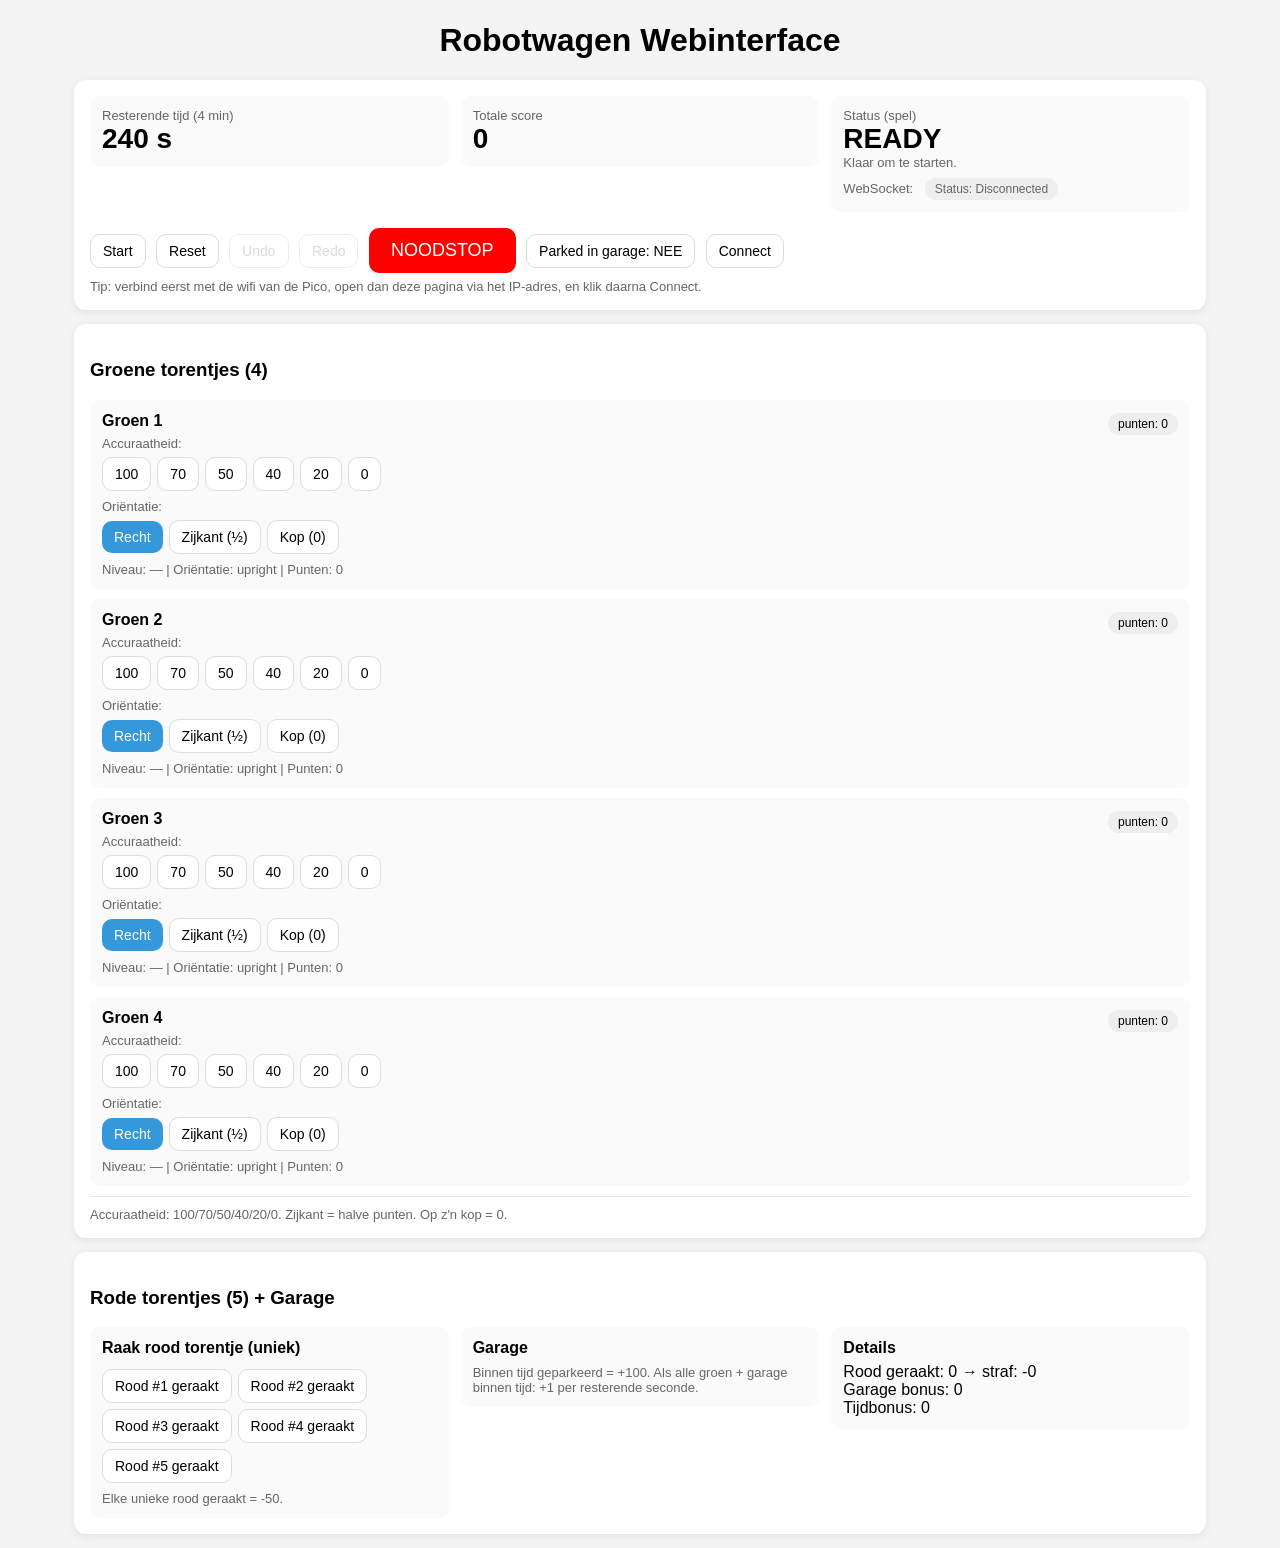
<file: index.html>
<!DOCTYPE html>
<html lang="nl">
<head>
  <meta charset="UTF-8" />
  <meta name="viewport" content="width=device-width, initial-scale=1"/>
  <title>Robotwagen Webinterface</title>

  <link rel="stylesheet" href="style.css" />
</head>

<body>
  <h1>Robotwagen Webinterface</h1>

  <!--
    ============================================================
    CARD 1: Timer, Score, Status + Knoppenbalk
    ============================================================
  -->
  <div class="card">
    <div class="row">
      <div class="box">
        <div class="muted">Resterende tijd (4 min)</div>
        <div class="big"><span id="timeLeft">240</span> s</div>
      </div>

      <div class="box">
        <div class="muted">Totale score</div>
        <div class="big"><span id="totalScore">0</span></div>
      </div>

      <div class="box">
        <div class="muted">Status (spel)</div>

        <!--
          BELANGRIJK:
          - In de opdracht-skeletcode moet id="status" gebruikt worden voor WebSocket.
          - Daarom gebruiken we voor spelstatus id="gameStatus".
        -->
        <div class="big status" id="gameStatus">READY</div>

        <div class="muted" id="statusHint">Start om timer te laten lopen.</div>

        <!--
          Opdracht-skelet verwacht:
            <h3 id="status">Status: Disconnected</h3>
          We plaatsen het in de layout (netjes) als badge.
          id="status" MOET bestaan, anders werkt connect_socket() niet correct.
        -->
        <div class="muted" style="margin-top:8px;">
          WebSocket:
          <span class="wsBadge" id="status">Status: Disconnected</span>
        </div>
      </div>
    </div>

    <!-- Knoppen -->
    <div style="margin-top:10px;">
      <!-- GAME knoppen -->
      <button id="startBtn">Start</button>
      <button id="resetBtn">Reset</button>
      <button id="undoBtn">Undo</button>
      <button id="redoBtn">Redo</button>

      <!-- NOODSTOP knop (timer blijft lopen volgens jouw regel) -->
      <button id="noodBtn">NOODSTOP</button>

      <!-- GARAGE knop -->
      <button id="parkBtn">Parked in garage: NEE</button>

      <!--
        CONNECT knop:
        - Dit is exact zoals in de opdracht: onclick="connect_socket()"
        - De functie connect_socket() staat onderaan in de opdracht-code sectie.
      -->
      <button onclick="connect_socket()">Connect</button>

      <div class="muted" style="margin-top:6px;">
        Tip: verbind eerst met de wifi van de Pico, open dan deze pagina via het IP-adres, en klik daarna Connect.
      </div>
    </div>
  </div>

  <!--
    ============================================================
    CARD 2: Groene torentjes
    ============================================================
  -->
  <div class="card">
    <h3>Groene torentjes (4)</h3>
    <div id="greensControls" class="grid"></div>
    <div class="line"></div>
    <div class="muted">
      Accuraatheid: 100/70/50/40/20/0. Zijkant = halve punten. Op z'n kop = 0.
    </div>
  </div>

  <!--
    ============================================================
    CARD 3: Rode torentjes + Garage details
    ============================================================
  -->
  <div class="card">
    <h3>Rode torentjes (5) + Garage</h3>
    <div class="row">
      <div class="box">
        <div class="title">Raak rood torentje (uniek)</div>
        <div id="redsControls"></div>
        <div class="muted" style="margin-top:8px;">Elke unieke rood geraakt = -50.</div>
      </div>

      <div class="box">
        <div class="title">Garage</div>
        <div class="muted" style="margin-top:8px;">
          Binnen tijd geparkeerd = +100. Als alle groen + garage binnen tijd: +1 per resterende seconde.
        </div>
      </div>

      <div class="box">
        <div class="title">Details</div>
        <div>Rood geraakt: <span id="redCount">0</span> → straf: <span id="redPenalty">0</span></div>
        <div>Garage bonus: <span id="garageBonus">0</span></div>
        <div>Tijdbonus: <span id="timeBonus">0</span></div>
      </div>
    </div>
  </div>


  <!--
    ============================================================
    JAVASCRIPT (LOGICA)
    ============================================================
    Alles staat in script.js:
    Eerst: spel/score/timer logica
    Daarna: OPDRACHT WebSocket-skelet (intact)
  -->
  <script src="script.js"></script>
</body>
</file>
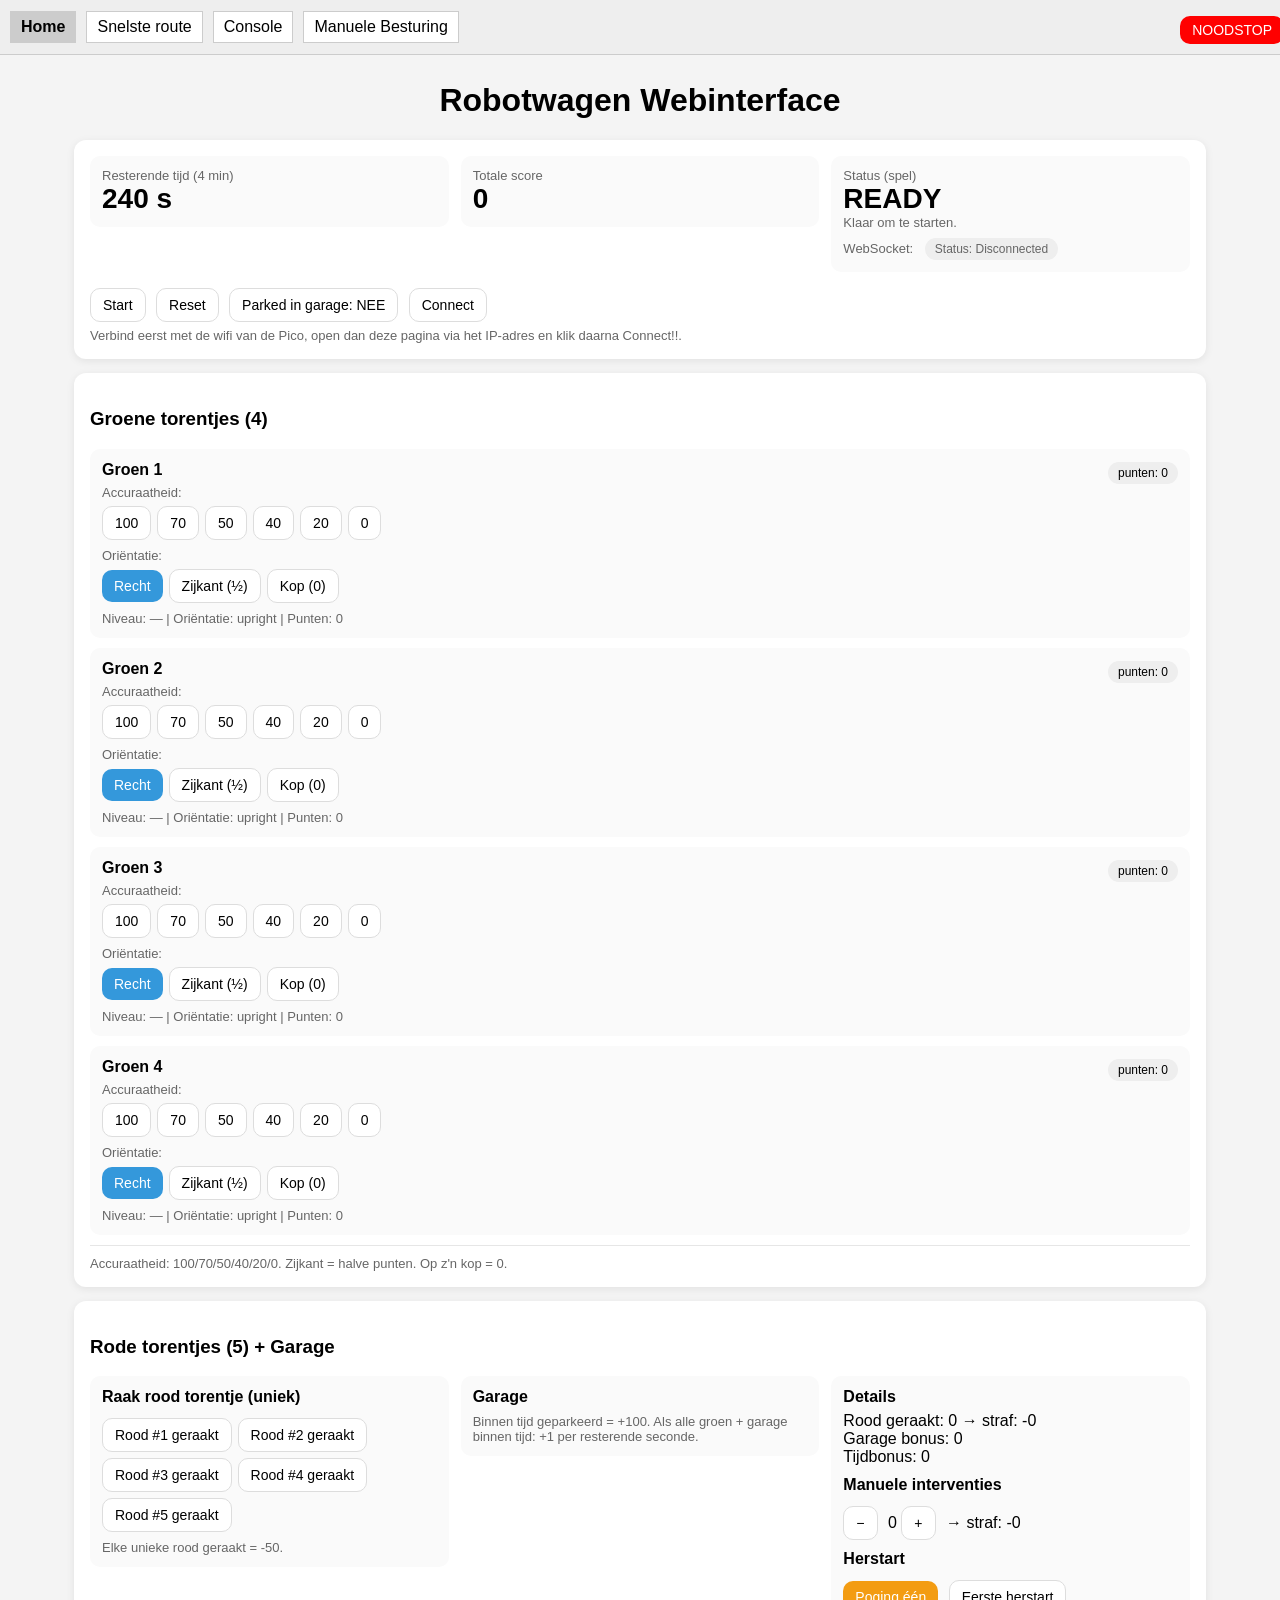
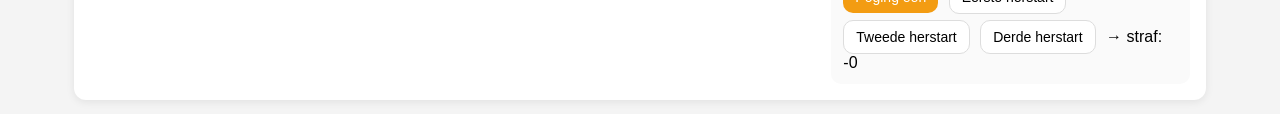
<file: docs/index.html>
<!DOCTYPE html>
<html lang="nl">
<head>
  <meta charset="UTF-8" />
  <meta name="viewport" content="width=device-width, initial-scale=1"/>
  <title>Robotwagen Webinterface</title>

  <link rel="stylesheet" href="style.css" />
</head>

<body>
  <div id="topBar">
    <a href="./index.html" class="active">Home</a>
    <a href="./snelste_route/snelste_route.html">Snelste route</a>
    <a href="./console/console.html">Console</a>
    <a href="./manueel_besturen/manueel_besturen.html">Manuele Besturing</a>
    <button onclick="window.noodStop()">NOODSTOP</button>
  </div>

  <h1>Robotwagen Webinterface</h1>

  <div class="card">
    <div class="row">
      <div class="box">
        <div class="muted">Resterende tijd (4 min)</div>
        <div class="big"><span id="timeLeft">240</span> s</div>
      </div>

      <div class="box">
        <div class="muted">Totale score</div>
        <div class="big"><span id="totalScore">0</span></div>
      </div>

      <div class="box">
        <div class="muted">Status (spel)</div>

        <div class="big status" id="gameStatus">READY</div>

        <div class="muted" id="statusHint">Start om timer te laten lopen.</div>

        <div class="muted" style="margin-top:8px;">
          WebSocket:
          <span class="wsBadge" id="status">Status: Disconnected</span>
        </div>
      </div>
    </div>

    <div style="margin-top:10px;">
      <button id="startBtn">Start</button>
      <button id="resetBtn">Reset</button>

      <button id="parkBtn">Parked in garage: NEE</button>

      <button onclick="connect_socket()">Connect</button>

      <div class="muted" style="margin-top:6px;">
        Verbind eerst met de wifi van de Pico, open dan deze pagina via het IP-adres en klik daarna Connect!!.
      </div>
    </div>
  </div>

  <div class="card">
    <h3>Groene torentjes (4)</h3>
    <div id="greensControls" class="grid"></div>
    <div class="line"></div>
    <div class="muted">
      Accuraatheid: 100/70/50/40/20/0. Zijkant = halve punten. Op z'n kop = 0.
    </div>
  </div>

  <div class="card">
    <h3>Rode torentjes (5) + Garage</h3>
    <div class="row">
      <div class="box">
        <div class="title">Raak rood torentje (uniek)</div>
        <div id="redsControls"></div>
        <div class="muted" style="margin-top:8px;">Elke unieke rood geraakt = -50.</div>
      </div>

      <div class="box">
        <div class="title">Garage</div>
        <div class="muted" style="margin-top:8px;">
          Binnen tijd geparkeerd = +100. Als alle groen + garage binnen tijd: +1 per resterende seconde.
        </div>
      </div>

      <div class="box">
        <div class="title">Details</div>
        <div>Rood geraakt: <span id="redCount">0</span> → straf: <span id="redPenalty">0</span></div>
        <div>Garage bonus: <span id="garageBonus">0</span></div>
        <div>Tijdbonus: <span id="timeBonus">0</span></div>

        <div style="margin-top:10px;">
          <div class="title">Manuele interventies</div>
          <button id="interventieMinus">−</button>
          <span id="interventieCount">0</span>
          <button id="interventiePlus">+</button>
          → straf: <span id="interventiePenalty">0</span>
        </div>

        <div style="margin-top:10px;">
          <div class="title">Herstart</div>
          <button class="restartBtn" data-restart="0">Poging één</button>
          <button class="restartBtn" data-restart="1">Eerste herstart</button>
          <button class="restartBtn" data-restart="2">Tweede herstart</button>
          <button class="restartBtn" data-restart="3">Derde herstart</button>
          → straf: <span id="restartPenalty">0</span>
        </div>
      </div>
    </div>
  </div>

  <script src="shared.js"></script>
  <script src="script.js"></script>
</body>
</file>
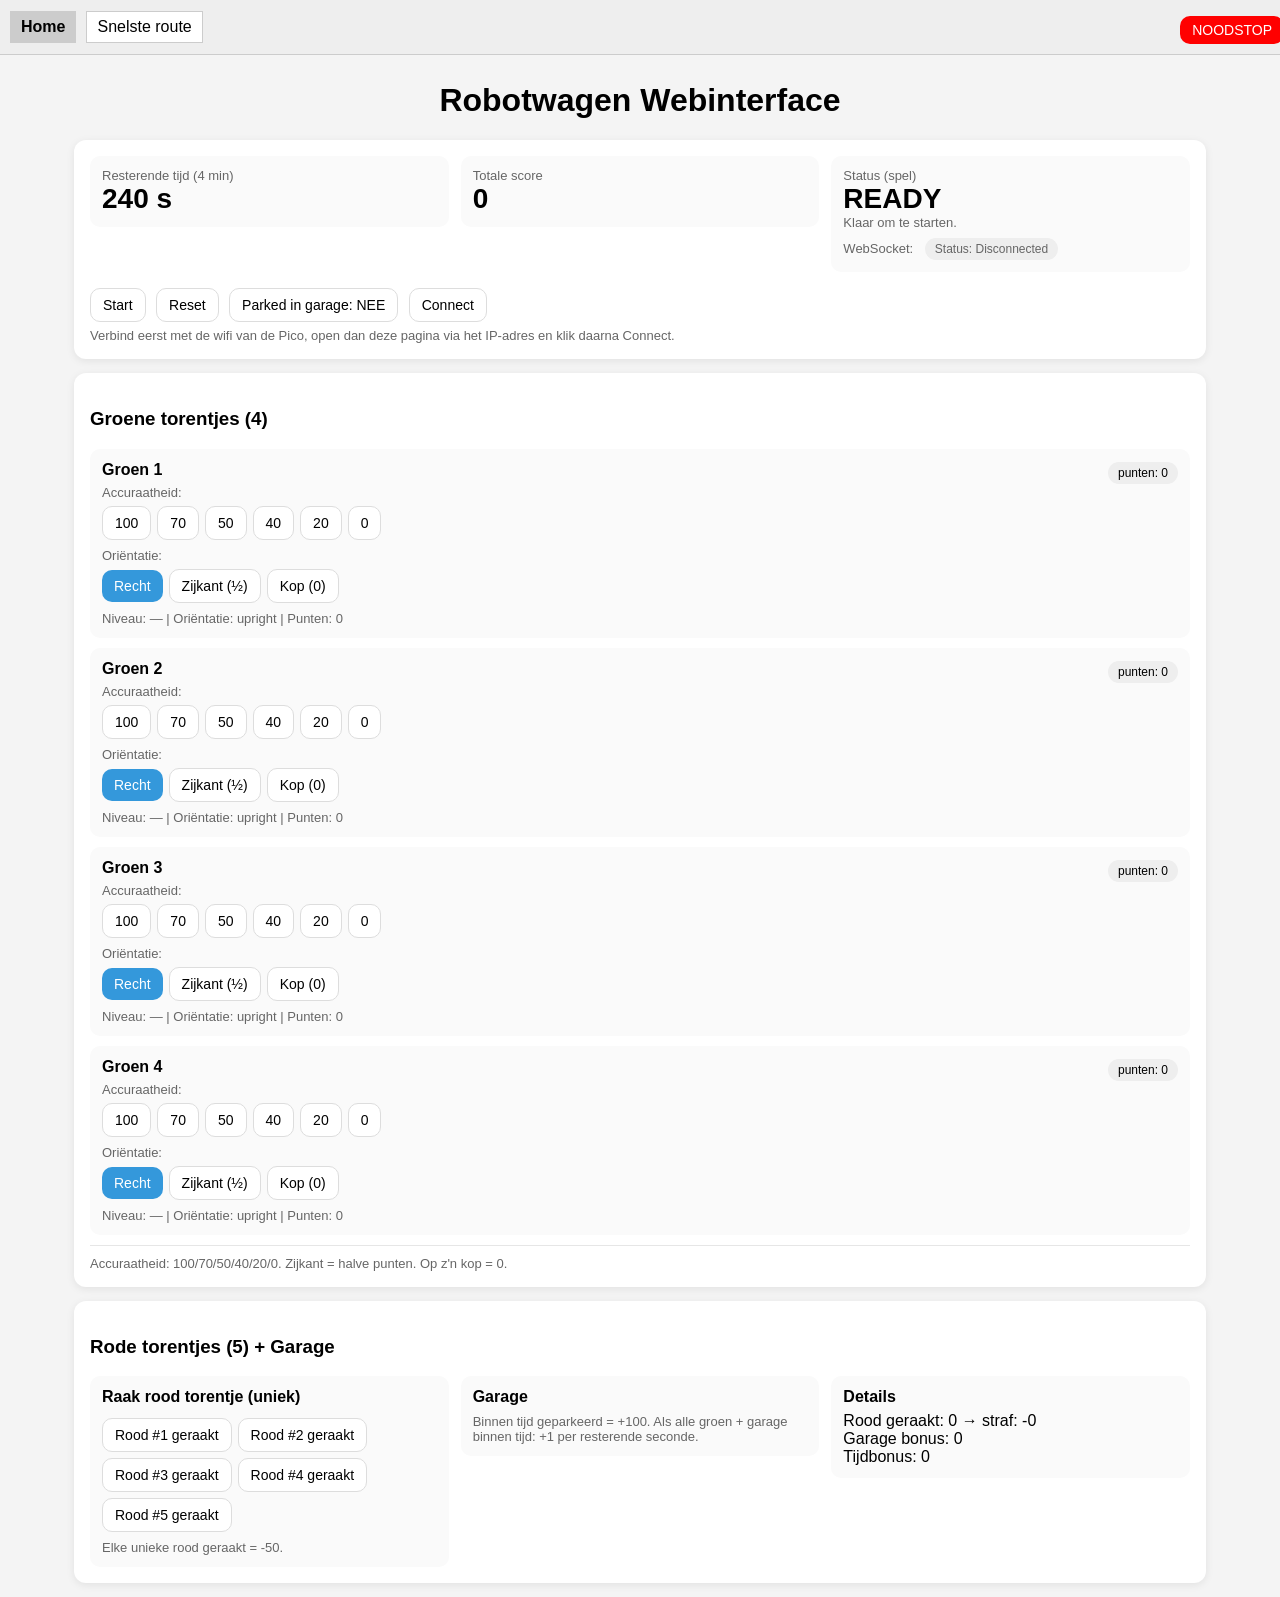
<file: website/index.html>
<!DOCTYPE html>
<html lang="nl">
<head>
  <meta charset="UTF-8" />
  <meta name="viewport" content="width=device-width, initial-scale=1"/>
  <title>Robotwagen Webinterface</title>

  <link rel="stylesheet" href="style.css" />
</head>

<body>
  <div id="topBar">
    <a href="../index.html" class="active">Home</a>
    <a href="./snelste_route/snelste_route.html">Snelste route</a>
    <button onclick="window.noodStop()">NOODSTOP</button>
  </div>

  <h1>Robotwagen Webinterface</h1>

  <div class="card">
    <div class="row">
      <div class="box">
        <div class="muted">Resterende tijd (4 min)</div>
        <div class="big"><span id="timeLeft">240</span> s</div>
      </div>

      <div class="box">
        <div class="muted">Totale score</div>
        <div class="big"><span id="totalScore">0</span></div>
      </div>

      <div class="box">
        <div class="muted">Status (spel)</div>

        <div class="big status" id="gameStatus">READY</div>

        <div class="muted" id="statusHint">Start om timer te laten lopen.</div>

        <div class="muted" style="margin-top:8px;">
          WebSocket:
          <span class="wsBadge" id="status">Status: Disconnected</span>
        </div>
      </div>
    </div>

    <div style="margin-top:10px;">
      <button id="startBtn">Start</button>
      <button id="resetBtn">Reset</button>

      <button id="parkBtn">Parked in garage: NEE</button>

      <button onclick="connect_socket()">Connect</button>

      <div class="muted" style="margin-top:6px;">
        Verbind eerst met de wifi van de Pico, open dan deze pagina via het IP-adres en klik daarna Connect.
      </div>
    </div>
  </div>

  <div class="card">
    <h3>Groene torentjes (4)</h3>
    <div id="greensControls" class="grid"></div>
    <div class="line"></div>
    <div class="muted">
      Accuraatheid: 100/70/50/40/20/0. Zijkant = halve punten. Op z'n kop = 0.
    </div>
  </div>

  <div class="card">
    <h3>Rode torentjes (5) + Garage</h3>
    <div class="row">
      <div class="box">
        <div class="title">Raak rood torentje (uniek)</div>
        <div id="redsControls"></div>
        <div class="muted" style="margin-top:8px;">Elke unieke rood geraakt = -50.</div>
      </div>

      <div class="box">
        <div class="title">Garage</div>
        <div class="muted" style="margin-top:8px;">
          Binnen tijd geparkeerd = +100. Als alle groen + garage binnen tijd: +1 per resterende seconde.
        </div>
      </div>

      <div class="box">
        <div class="title">Details</div>
        <div>Rood geraakt: <span id="redCount">0</span> → straf: <span id="redPenalty">0</span></div>
        <div>Garage bonus: <span id="garageBonus">0</span></div>
        <div>Tijdbonus: <span id="timeBonus">0</span></div>
      </div>
    </div>
  </div>

  <script src="shared.js"></script>
  <script src="script.js"></script>
</body>
</file>
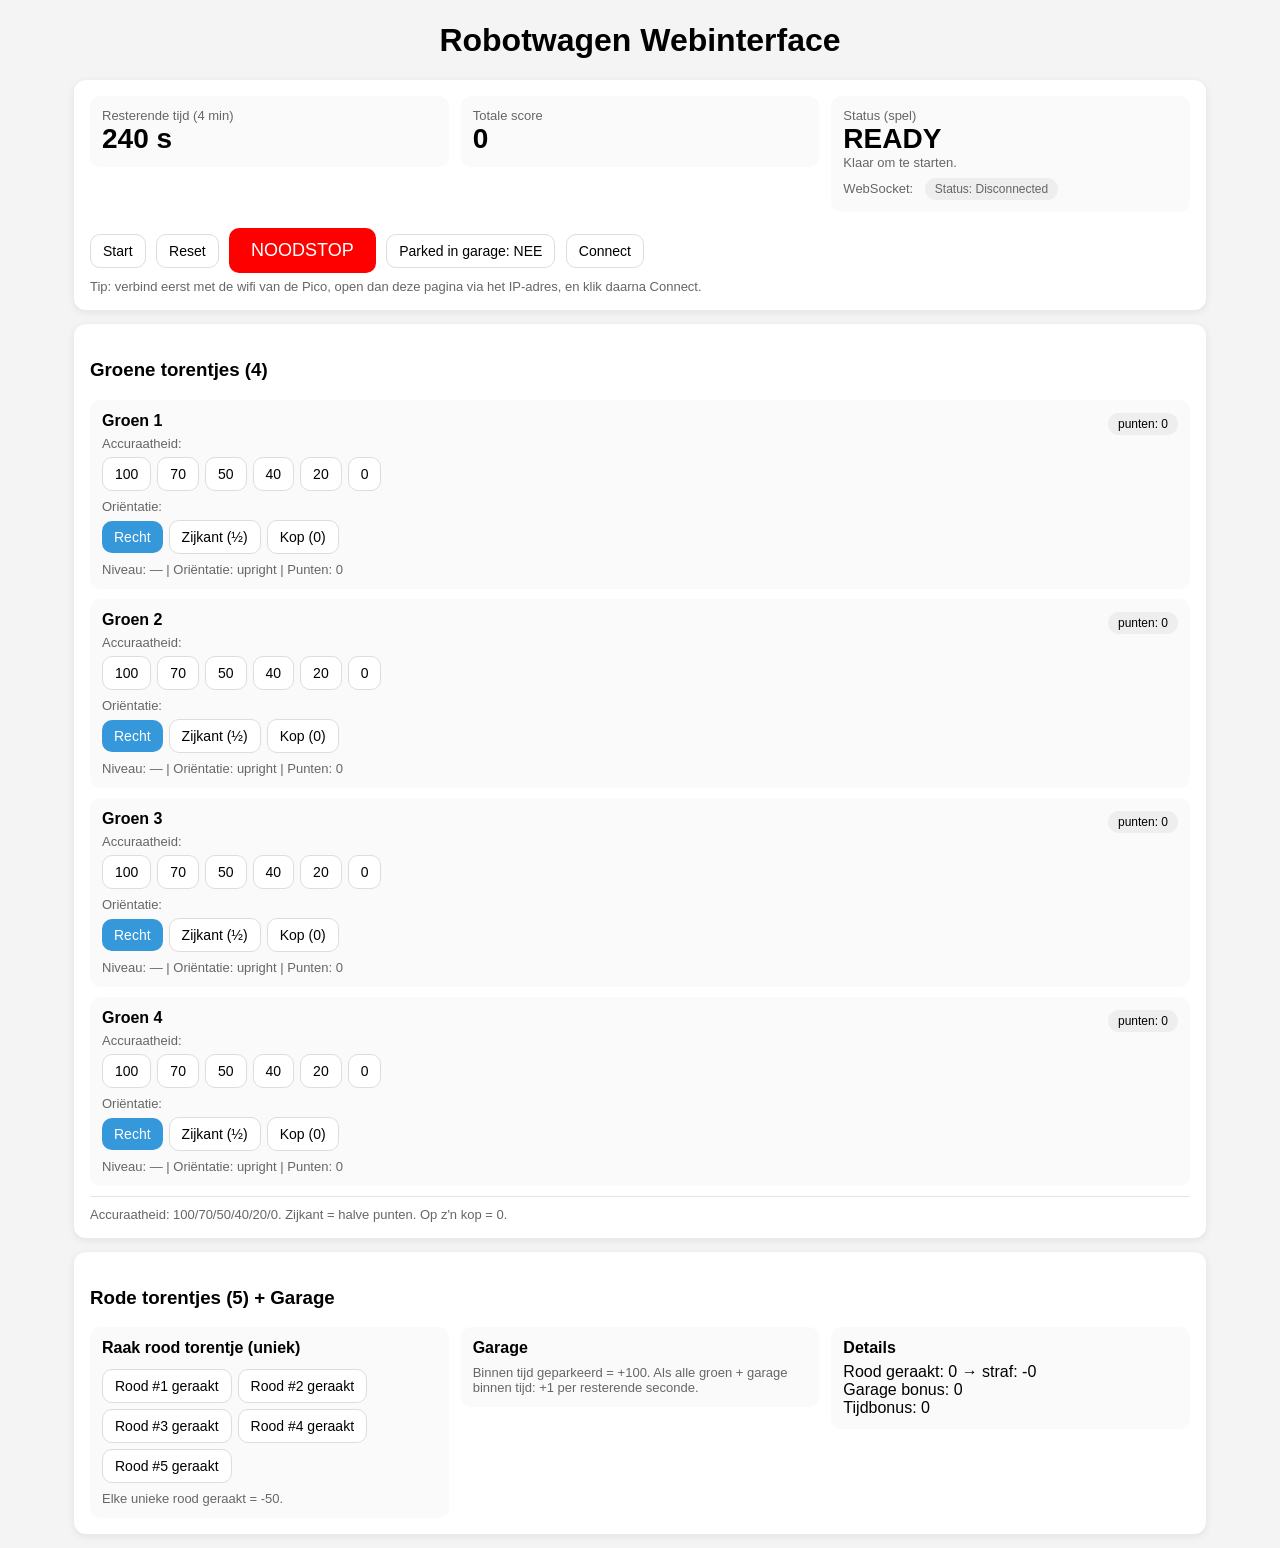
<file: website/Algemene site/index.html>
<!DOCTYPE html>
<html lang="nl">
<head>
  <meta charset="UTF-8" />
  <meta name="viewport" content="width=device-width, initial-scale=1"/>
  <title>Robotwagen Webinterface</title>

  <link rel="stylesheet" href="style.css" />
</head>

<body>
  <h1>Robotwagen Webinterface</h1>

  <div class="card">
    <div class="row">
      <div class="box">
        <div class="muted">Resterende tijd (4 min)</div>
        <div class="big"><span id="timeLeft">240</span> s</div>
      </div>

      <div class="box">
        <div class="muted">Totale score</div>
        <div class="big"><span id="totalScore">0</span></div>
      </div>

      <div class="box">
        <div class="muted">Status (spel)</div>

        <div class="big status" id="gameStatus">READY</div>

        <div class="muted" id="statusHint">Start om timer te laten lopen.</div>

        <div class="muted" style="margin-top:8px;">
          WebSocket:
          <span class="wsBadge" id="status">Status: Disconnected</span>
        </div>
      </div>
    </div>

    <div style="margin-top:10px;">
      <button id="startBtn">Start</button>
      <button id="resetBtn">Reset</button>

      <button id="noodBtn">NOODSTOP</button>

      <button id="parkBtn">Parked in garage: NEE</button>

      <button onclick="connect_socket()">Connect</button>

      <div class="muted" style="margin-top:6px;">
        Tip: verbind eerst met de wifi van de Pico, open dan deze pagina via het IP-adres, en klik daarna Connect.
      </div>
    </div>
  </div>

  <div class="card">
    <h3>Groene torentjes (4)</h3>
    <div id="greensControls" class="grid"></div>
    <div class="line"></div>
    <div class="muted">
      Accuraatheid: 100/70/50/40/20/0. Zijkant = halve punten. Op z'n kop = 0.
    </div>
  </div>

  <div class="card">
    <h3>Rode torentjes (5) + Garage</h3>
    <div class="row">
      <div class="box">
        <div class="title">Raak rood torentje (uniek)</div>
        <div id="redsControls"></div>
        <div class="muted" style="margin-top:8px;">Elke unieke rood geraakt = -50.</div>
      </div>

      <div class="box">
        <div class="title">Garage</div>
        <div class="muted" style="margin-top:8px;">
          Binnen tijd geparkeerd = +100. Als alle groen + garage binnen tijd: +1 per resterende seconde.
        </div>
      </div>

      <div class="box">
        <div class="title">Details</div>
        <div>Rood geraakt: <span id="redCount">0</span> → straf: <span id="redPenalty">0</span></div>
        <div>Garage bonus: <span id="garageBonus">0</span></div>
        <div>Tijdbonus: <span id="timeBonus">0</span></div>
      </div>
    </div>
  </div>

  <script src="script.js"></script>
</body>
</file>
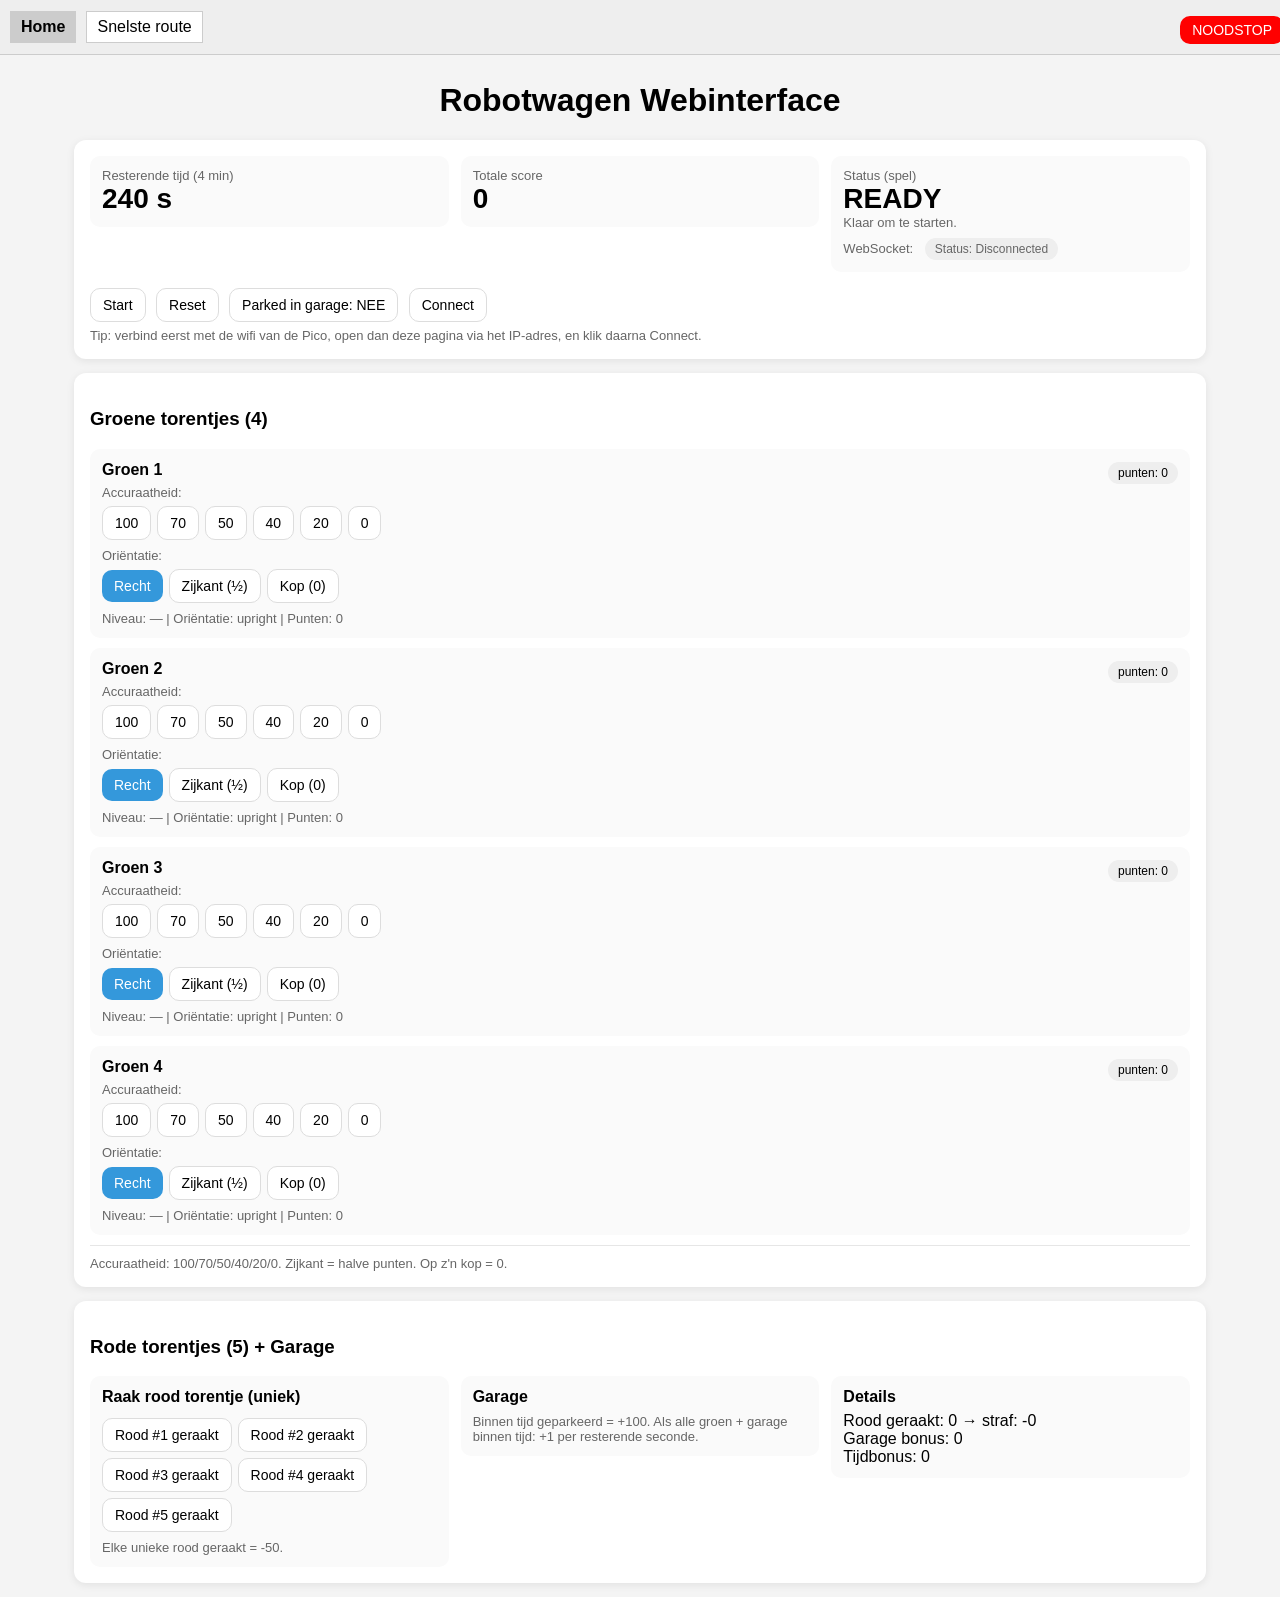
<file: website/algemene_site/index.html>
<!DOCTYPE html>
<html lang="nl">
<head>
  <meta charset="UTF-8" />
  <meta name="viewport" content="width=device-width, initial-scale=1"/>
  <title>Robotwagen Webinterface</title>

  <link rel="stylesheet" href="style.css" />
</head>

<body>
  <div id="topBar">
    <a href="../algemene_site/index.html" class="active">Home</a>
    <a href="../snelste_route/snelste_route.html">Snelste route</a>
    <button onclick="noodStop()">NOODSTOP</button>
  </div>

  <h1>Robotwagen Webinterface</h1>

  <div class="card">
    <div class="row">
      <div class="box">
        <div class="muted">Resterende tijd (4 min)</div>
        <div class="big"><span id="timeLeft">240</span> s</div>
      </div>

      <div class="box">
        <div class="muted">Totale score</div>
        <div class="big"><span id="totalScore">0</span></div>
      </div>

      <div class="box">
        <div class="muted">Status (spel)</div>

        <div class="big status" id="gameStatus">READY</div>

        <div class="muted" id="statusHint">Start om timer te laten lopen.</div>

        <div class="muted" style="margin-top:8px;">
          WebSocket:
          <span class="wsBadge" id="status">Status: Disconnected</span>
        </div>
      </div>
    </div>

    <div style="margin-top:10px;">
      <button id="startBtn">Start</button>
      <button id="resetBtn">Reset</button>

      <button id="parkBtn">Parked in garage: NEE</button>

      <button onclick="connect_socket()">Connect</button>

      <div class="muted" style="margin-top:6px;">
        Tip: verbind eerst met de wifi van de Pico, open dan deze pagina via het IP-adres, en klik daarna Connect.
      </div>
    </div>
  </div>

  <div class="card">
    <h3>Groene torentjes (4)</h3>
    <div id="greensControls" class="grid"></div>
    <div class="line"></div>
    <div class="muted">
      Accuraatheid: 100/70/50/40/20/0. Zijkant = halve punten. Op z'n kop = 0.
    </div>
  </div>

  <div class="card">
    <h3>Rode torentjes (5) + Garage</h3>
    <div class="row">
      <div class="box">
        <div class="title">Raak rood torentje (uniek)</div>
        <div id="redsControls"></div>
        <div class="muted" style="margin-top:8px;">Elke unieke rood geraakt = -50.</div>
      </div>

      <div class="box">
        <div class="title">Garage</div>
        <div class="muted" style="margin-top:8px;">
          Binnen tijd geparkeerd = +100. Als alle groen + garage binnen tijd: +1 per resterende seconde.
        </div>
      </div>

      <div class="box">
        <div class="title">Details</div>
        <div>Rood geraakt: <span id="redCount">0</span> → straf: <span id="redPenalty">0</span></div>
        <div>Garage bonus: <span id="garageBonus">0</span></div>
        <div>Tijdbonus: <span id="timeBonus">0</span></div>
      </div>
    </div>
  </div>

  <script src="../shared.js"></script>
  <script src="script.js"></script>
</body>
</file>
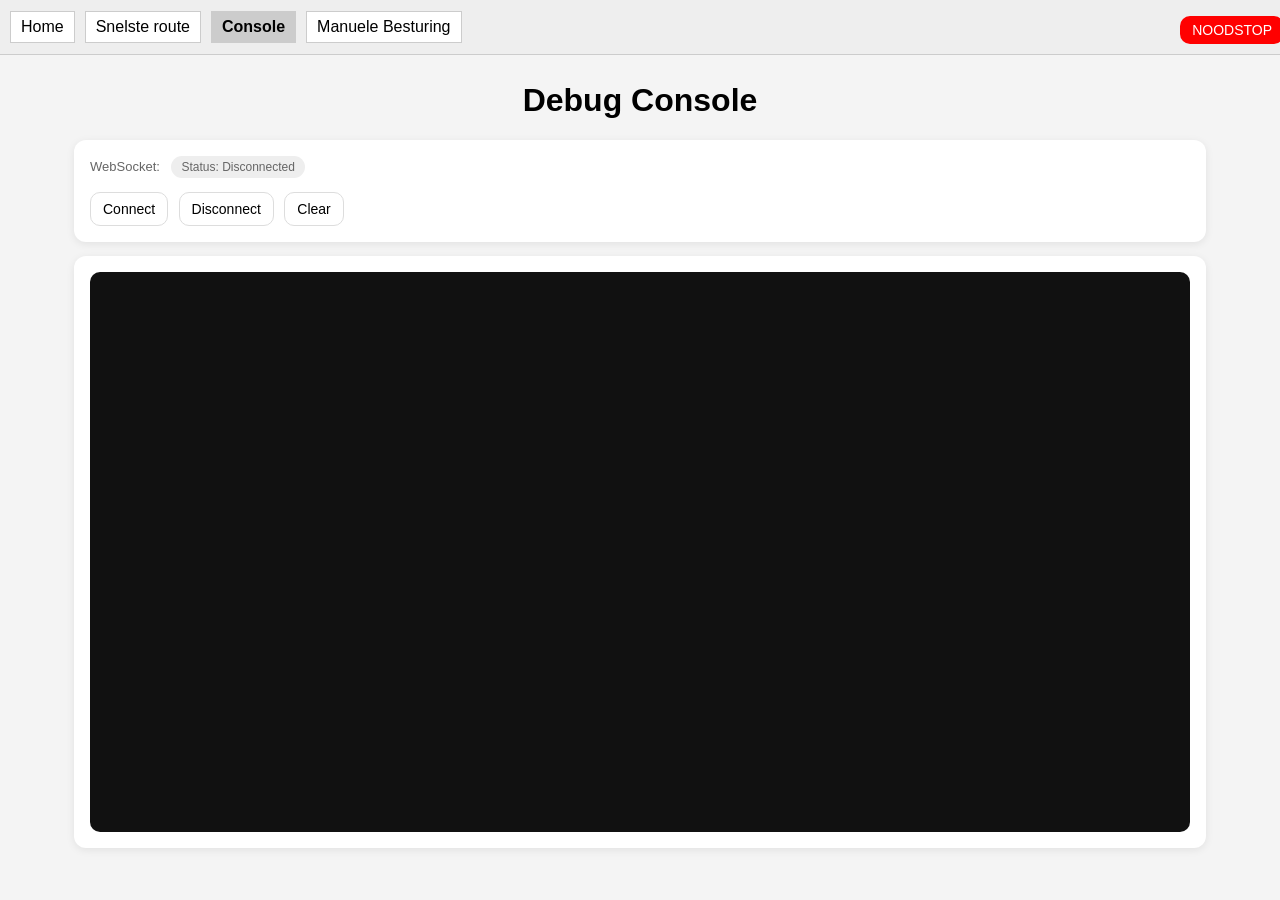
<file: docs/console/console.html>
<!DOCTYPE html>
<html lang="nl">
<head>
  <meta charset="UTF-8" />
  <meta name="viewport" content="width=device-width, initial-scale=1" />
  <title>Console</title>
  <link rel="stylesheet" href="../style.css" />
  <style>
    #consoleOutput {
      height: 60vh;
      overflow-y: auto;
      background: #111;
      color: #f4f4f4;
      font-family: monospace;
      border-radius: 10px;
      padding: 10px;
      white-space: pre-wrap;
      word-break: break-word;
    }
  </style>
</head>
<body>
  <div id="topBar">
    <a href="../index.html">Home</a>
    <a href="../snelste_route/snelste_route.html">Snelste route</a>
    <a href="./console.html" class="active">Console</a>
    <a href="../manueel_besturen/manueel_besturen.html">Manuele Besturing</a>
    <button onclick="noodStop_snelsteroute()">NOODSTOP</button>
  </div>
    
  <h1>Debug Console</h1>

  <div class="card">
    <div class="muted">
      WebSocket:
      <span class="wsBadge" id="status">Status: Disconnected</span>
    </div>
    <div style="margin-top: 8px;">
      <button onclick="connect_socket()">Connect</button>
      <button onclick="disconnect_socket()">Disconnect</button>
      <button onclick="clear_console()">Clear</button>
    </div>
  </div>

  <div class="card">
    <div id="consoleOutput"></div>
  </div>

  <script src="../shared.js"></script>
  <script src="console.js"></script>
</body>
</html>
</file>
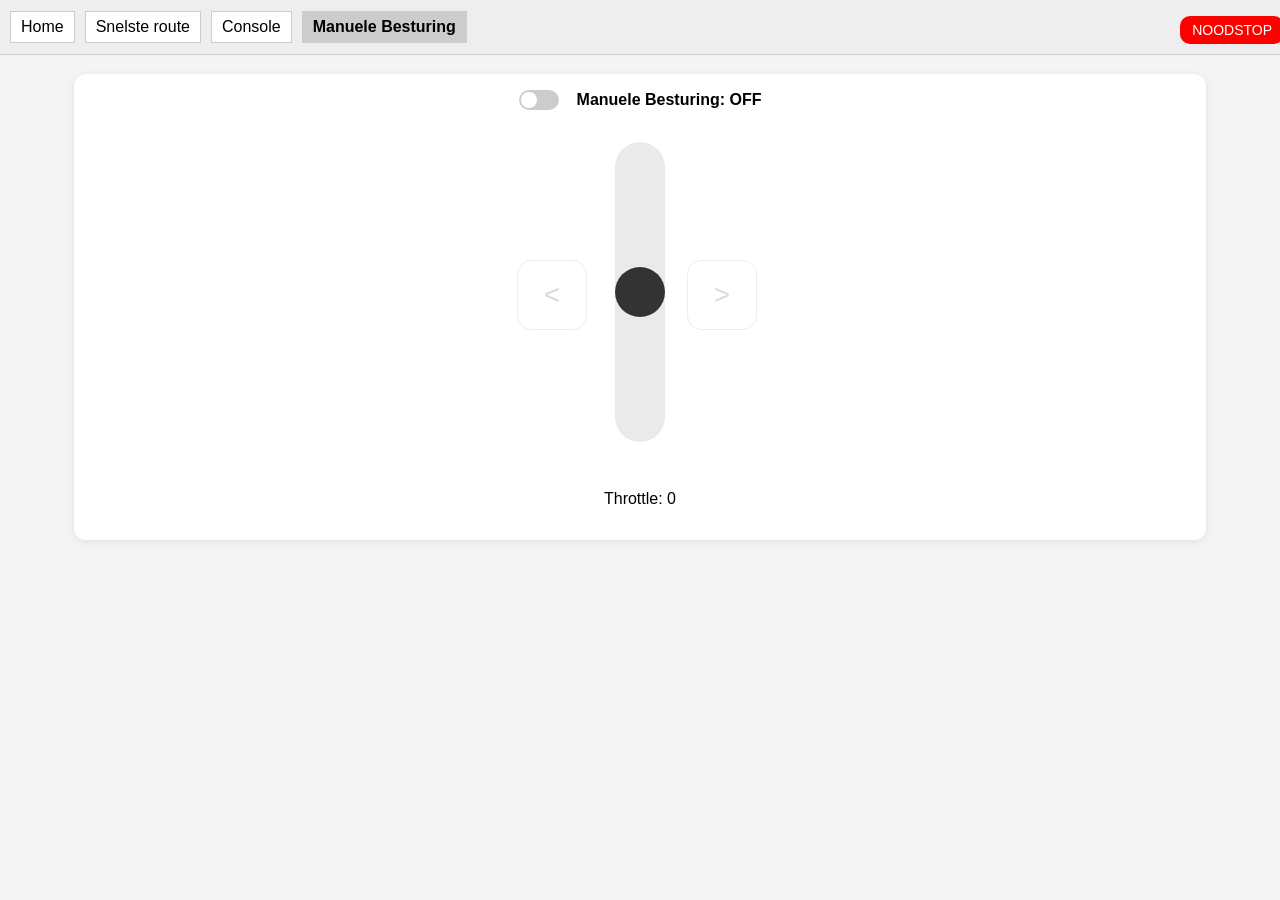
<file: docs/manueel_besturen/manueel_besturen.html>
<!DOCTYPE html>
<html lang="nl">
<head>
    <title>Manuele Besturing</title>

    <link rel="stylesheet" href="manueel_besturen.css"/>
    <link rel="stylesheet" href="../style.css"/>
</head>
<body>
    <div id="topBar">
        <a href="../index.html">Home</a>
        <a href="../snelste_route/snelste_route.html">Snelste route</a>
        <a href="../console/console.html">Console</a>
        <a href="./manueel_besturen.html" class="active">Manuele Besturing</a>
        <button onclick="noodStop_snelsteroute()">NOODSTOP</button>
    </div>

    <div class="card">
        <div class="manual-toggle">
            <label class="switch">
                <input type="checkbox" id="manualSwitch" class="manual-switch">
                <span class="slider-round"></span>
            </label>
            <span id="toggleLabel" class="toggle-label">Manuele Besturing: OFF</span>
        </div>

        <div class="controls">
            <button id="btnLinks" class="arrow-btn" disabled>&lt;</button>
            <input 
                type="range" 
                min="-100" 
                max="100" 
                value="0" 
                id="throttle" 
                step="1"
                orient="vertical"
                disabled
            >
            <button id="btnRechts" class="arrow-btn" disabled>&gt;</button>
        </div>

        <p>Throttle: <span id="value">0</span></p>
    </div>

    <script src="../shared.js"></script>
    <script src="manueel_besturen.js"></script>
</body>
</html>
</file>
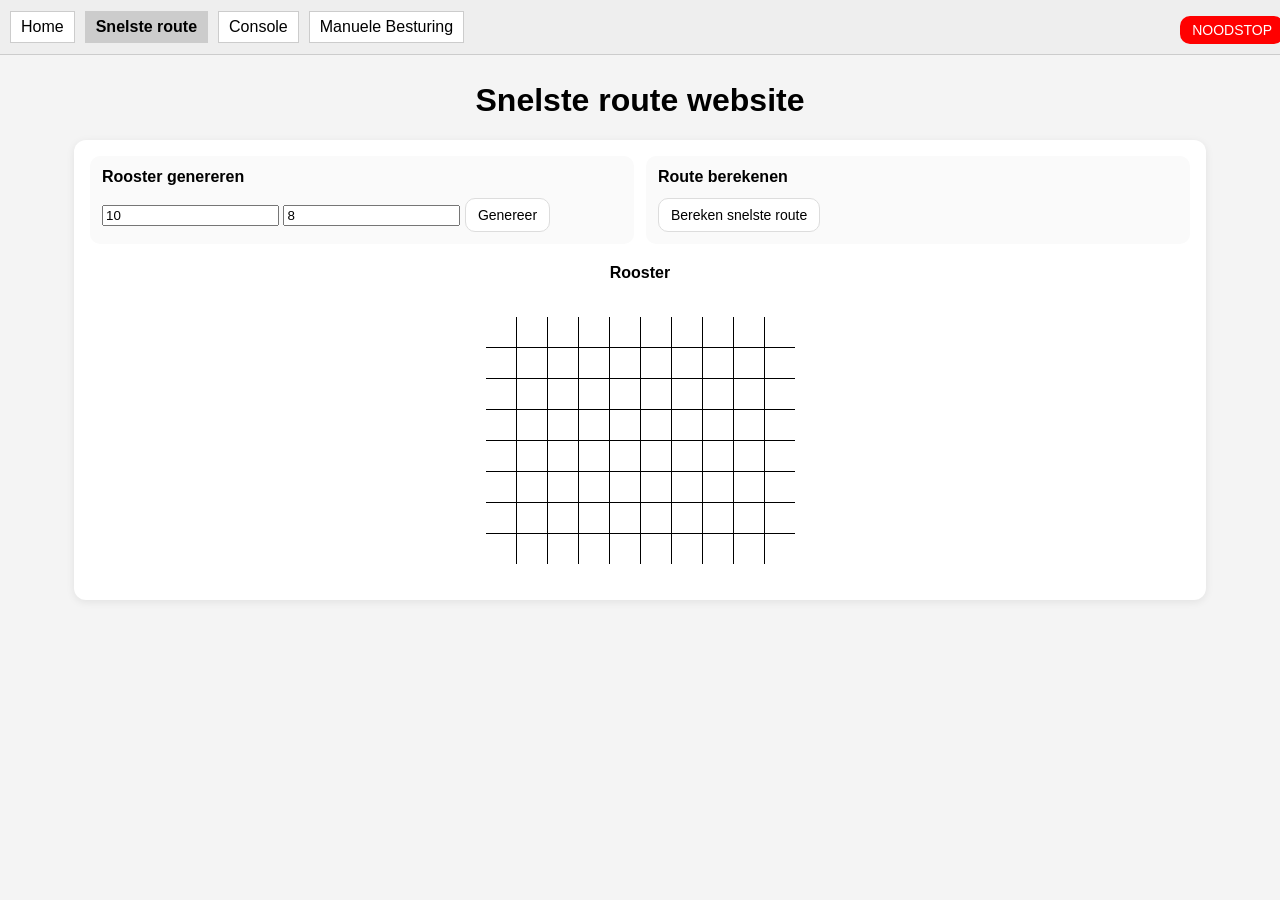
<file: docs/snelste_route/snelste_route.html>
<!DOCTYPE html>
<html lang = 'nl'>

<head>
    <meta charset="UTF-8">
    <title>Snelste route</title>
    <link rel="stylesheet" href="snelste_route.css">
</head>

<body>
    <div id="topBar">
        <a href="../index.html">Home</a>
        <a href="../snelste_route/snelste_route.html" class="active">Snelste route</a>
        <a href="../console/console.html">Console</a>
        <a href="../manueel_besturen/manueel_besturen.html">Manuele Besturing</a>
        <button onclick="noodStop_snelsteroute()">NOODSTOP</button>
    </div>

    <h1>Snelste route website</h1>

    <div class="card">
        <div class="row">
            <div class="box">
                <div class="title">Rooster genereren</div>

                <div class="controls">
                    <input type="number" id="inputCols" value="10" placeholder="Kolommen">
                    <input type="number" id="inputRows" value="8" placeholder="Rijen">
                    <button onclick="tekenRooster()">Genereer</button>
                </div>
            </div>

            <div class="box">
                <div class="title">Route berekenen</div>
                <button onclick="berekenRoute()">Bereken snelste route</button>
            </div>
        </div>

        <div class="line"></div>

        <div class="title centerTitle">Rooster</div>

        <div class="roosterWrapper">
            <div id="rooster"></div>
        </div>
    </div>

    <script src="../shared.js"></script>
    <script src="snelste_route.js"></script>
</body>
</html>
</file>
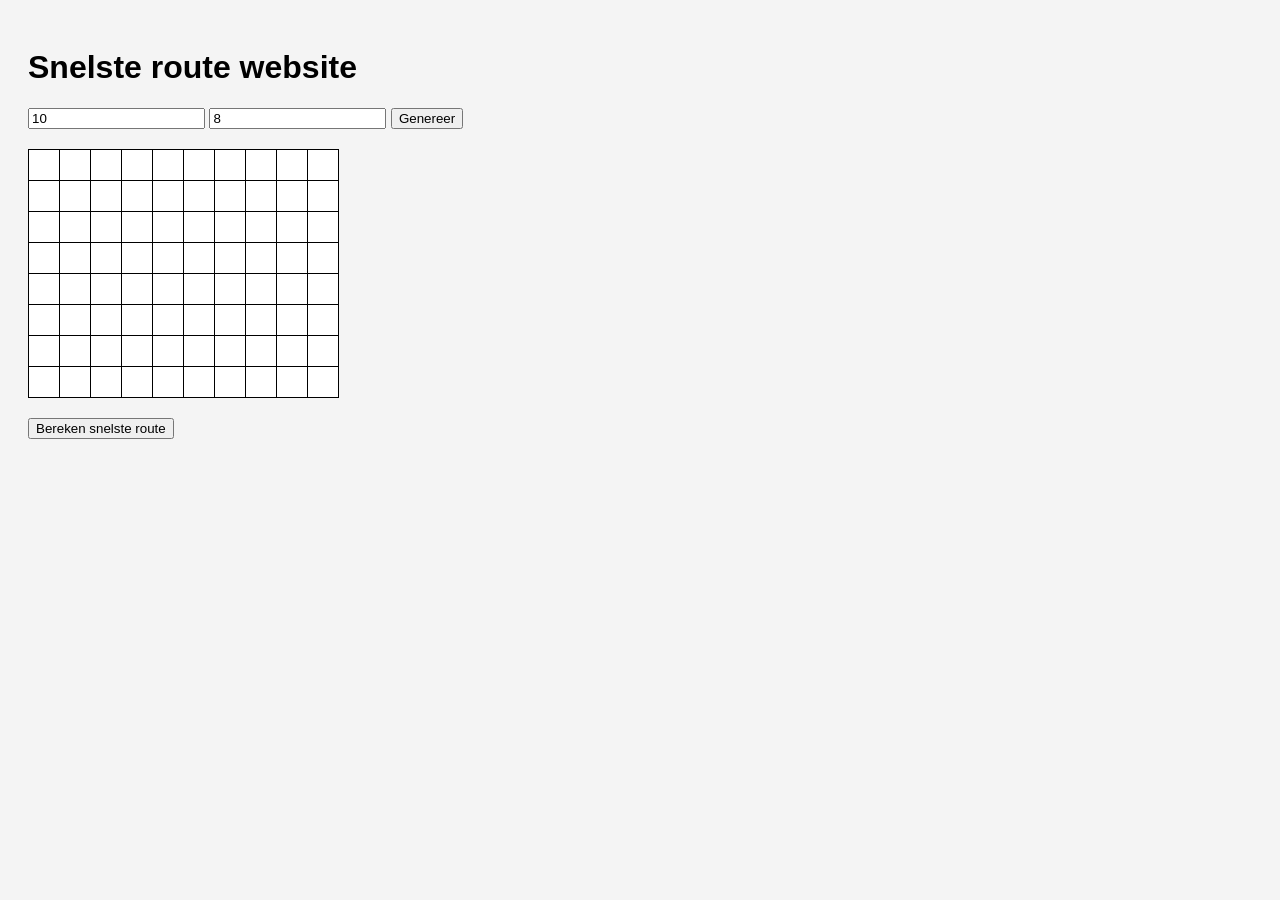
<file: website/snelste route/snelste_route.html>
<!DOCTYPE html>
<html lang = 'nl'>
<head>
    <h1>
        Snelste route website
    </h1>

    <meta charset="UTF-8">
    <title>Dynamisch Rooster</title>
    <link rel="stylesheet" href="snelste_route.css">
</head>
<body>
    <div class="controls">
        <input type="number" id="inputCols" value="10" placeholder="Kolommen">
        <input type="number" id="inputRows" value="8" placeholder="Rijen">
        <button onclick="tekenRooster()">Genereer</button>
    </div>

    <div id="rooster"></div>

    <script src="snelste_route.js"></script>

    <h2></h2>

    <button>
        Bereken snelste route
    </button>
</body>
</html>
</file>
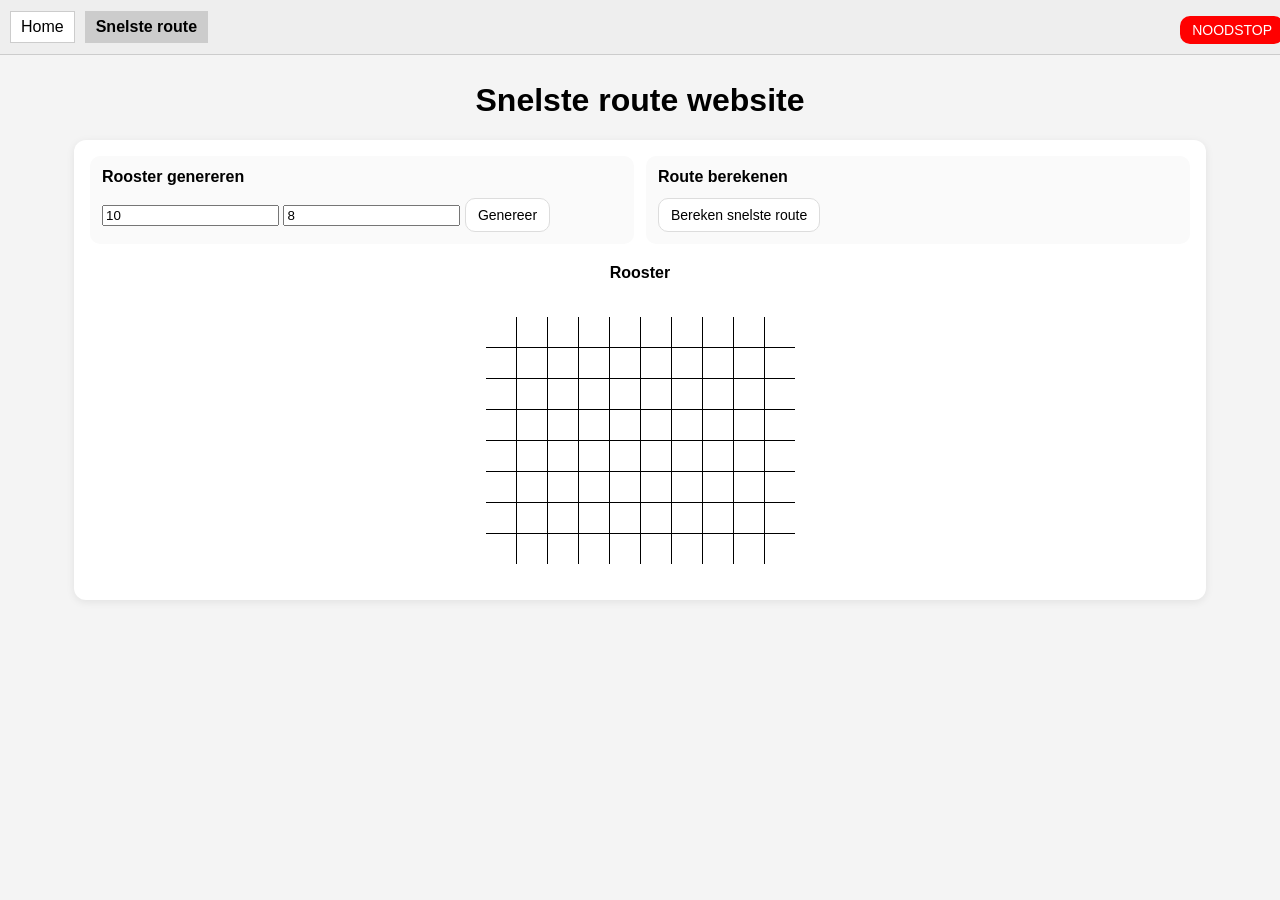
<file: website/snelste_route/snelste_route.html>
<!DOCTYPE html>
<html lang = 'nl'>

<head>
    <meta charset="UTF-8">
    <title>Snelste route</title>
    <link rel="stylesheet" href="snelste_route.css">
</head>

<body>
    <div id="topBar">
        <a href="../index.html">Home</a>
        <a href="./snelste_route/snelste_route.html" class="active">Snelste route</a>
        <button onclick="noodStop()">NOODSTOP</button>
    </div>

    <h1>Snelste route website</h1>

    <div class="card">
        <div class="row">
            <div class="box">
                <div class="title">Rooster genereren</div>

                <div class="controls">
                    <input type="number" id="inputCols" value="10" placeholder="Kolommen">
                    <input type="number" id="inputRows" value="8" placeholder="Rijen">
                    <button onclick="tekenRooster()">Genereer</button>
                </div>
            </div>

            <div class="box">
                <div class="title">Route berekenen</div>
                <button onclick="berekenRoute()">Bereken snelste route</button>
            </div>
        </div>

        <div class="line"></div>

        <div class="title centerTitle">Rooster</div>

        <div class="roosterWrapper">
            <div id="rooster"></div>
        </div>
    </div>

    <script src="../shared.js"></script>
    <script src="snelste_route.js"></script>
</body>
</html>
</file>
<file: style.css>
body { font-family: Arial, sans-serif; text-align:center; background:#f4f4f4; }
h1 { margin-top: 22px; }
.card { background:white; width:min(1100px, 95vw); margin: 14px auto; padding:16px; border-radius:12px; box-shadow:0 2px 8px rgba(0,0,0,0.08); text-align:left; }
.row { display:flex; gap:12px; flex-wrap:wrap; align-items:flex-start; }
.box { flex:1; min-width: 260px; background:#fafafa; padding:12px; border-radius:10px; }
.big { font-size: 28px; font-weight:700; }
.status { font-weight:700; }
.muted { color:#666; font-size: 13px; }
.title { font-weight:700; margin-bottom:6px; }
.grid { display:grid; grid-template-columns: 1fr; gap:10px; }
.line { height:1px; background:#e6e6e6; margin:10px 0; }

button {
  padding:8px 12px; font-size:14px; margin:6px 6px 0 0;
  cursor:pointer; border-radius:10px; border:1px solid #ddd; background:white;
}
button:disabled { opacity:0.5; cursor:not-allowed; }

#noodBtn {
  background:red; color:white; font-size:18px; padding:12px 22px;
  border:none; border-radius:10px;
}

/* Highlights (kleur bij geselecteerde knoppen) */
.active-acc  { background:#2ecc71 !important; color:white; border:none; }
.active-ori  { background:#3498db !important; color:white; border:none; }
.active-red  { background:#e74c3c !important; color:white; border:none; }
.active-park { background:#2ecc71 !important; color:white; border:none; }

.pill { display:inline-block; padding:4px 10px; border-radius:999px; background:#eee; font-size:12px; margin-left:6px; }
.greenHeader { display:flex; justify-content:space-between; align-items:center; gap:10px; }

/* Klein badgeje voor websocket status */
.wsBadge {
  display:inline-block;
  padding:4px 10px;
  border-radius:999px;
  background:#eee;
  font-size:12px;
  margin-left:8px;
}
</file>
<file: docs/style.css>
body { font-family: Arial, sans-serif; text-align:center; background:#f4f4f4; }
h1 { margin-top: 22px; }
.card { background:white; width:min(1100px, 95vw); margin: 14px auto; padding:16px; border-radius:12px; box-shadow:0 2px 8px rgba(0,0,0,0.08); text-align:left; }
.row { display:flex; gap:12px; flex-wrap:wrap; align-items:flex-start; }
.box { flex:1; min-width: 260px; background:#fafafa; padding:12px; border-radius:10px; }
.big { font-size: 28px; font-weight:700; }
.status { font-weight:700; }
.muted { color:#666; font-size: 13px; }
.title { font-weight:700; margin-bottom:6px; }
.grid { display:grid; grid-template-columns: 1fr; gap:10px; }
.line { height:1px; background:#e6e6e6; margin:10px 0; }

button {
  padding:8px 12px; font-size:14px; margin:6px 6px 0 0;
  cursor:pointer; border-radius:10px; border:1px solid #ddd; background:white;
}
button:disabled { opacity:0.5; cursor:not-allowed; }

#noodBtn {
  background:red; color:white; font-size:18px; padding:12px 22px;
  border:none; border-radius:10px;
}

/* Highlights (kleur bij geselecteerde knoppen) */
.active-acc  { background:#2ecc71 !important; color:white; border:none; }
.active-ori  { background:#3498db !important; color:white; border:none; }
.active-red  { background:#e74c3c !important; color:white; border:none; }
.active-park { background:#2ecc71 !important; color:white; border:none; }
.active-restart { background:#304659 !important; color:white; border:none; }

.restartBtn.active-restart {
  background: #f39c12 !important;
  color: white;
  border: none;
}

.pill { display:inline-block; padding:4px 10px; border-radius:999px; background:#eee; font-size:12px; margin-left:6px; }
.greenHeader { display:flex; justify-content:space-between; align-items:center; gap:10px; }

/* Klein badgeje voor websocket status */
.wsBadge {
  display:inline-block;
  padding:4px 10px;
  border-radius:999px;
  background:#eee;
  font-size:12px;
  margin-left:8px;
}

#topBar {
  position: fixed;
  top: 0;
  left: 0;
  width: 100%;
  display: flex;
  gap: 10px;
  align-items: center;
  padding: 10px;
  background: #eee;
  border-bottom: 1px solid #ccc;
  z-index: 1000;
}

body {
  margin: 0;
  padding-top: 60px;
}

#topBar a {
  text-decoration: none;
  padding: 6px 10px;
  background: white;
  border: 1px solid #ccc;
  color: black;
}

#topBar a.active {
  background: #ccc;
  font-weight: bold;
}

#topBar button {
  margin-left: auto;
  padding: 6px 12px;
  background: red;
  color: white;
  border: none;
}
</file>
<file: website/style.css>
body { font-family: Arial, sans-serif; text-align:center; background:#f4f4f4; }
h1 { margin-top: 22px; }
.card { background:white; width:min(1100px, 95vw); margin: 14px auto; padding:16px; border-radius:12px; box-shadow:0 2px 8px rgba(0,0,0,0.08); text-align:left; }
.row { display:flex; gap:12px; flex-wrap:wrap; align-items:flex-start; }
.box { flex:1; min-width: 260px; background:#fafafa; padding:12px; border-radius:10px; }
.big { font-size: 28px; font-weight:700; }
.status { font-weight:700; }
.muted { color:#666; font-size: 13px; }
.title { font-weight:700; margin-bottom:6px; }
.grid { display:grid; grid-template-columns: 1fr; gap:10px; }
.line { height:1px; background:#e6e6e6; margin:10px 0; }

button {
  padding:8px 12px; font-size:14px; margin:6px 6px 0 0;
  cursor:pointer; border-radius:10px; border:1px solid #ddd; background:white;
}
button:disabled { opacity:0.5; cursor:not-allowed; }

#noodBtn {
  background:red; color:white; font-size:18px; padding:12px 22px;
  border:none; border-radius:10px;
}

/* Highlights (kleur bij geselecteerde knoppen) */
.active-acc  { background:#2ecc71 !important; color:white; border:none; }
.active-ori  { background:#3498db !important; color:white; border:none; }
.active-red  { background:#e74c3c !important; color:white; border:none; }
.active-park { background:#2ecc71 !important; color:white; border:none; }

.pill { display:inline-block; padding:4px 10px; border-radius:999px; background:#eee; font-size:12px; margin-left:6px; }
.greenHeader { display:flex; justify-content:space-between; align-items:center; gap:10px; }

/* Klein badgeje voor websocket status */
.wsBadge {
  display:inline-block;
  padding:4px 10px;
  border-radius:999px;
  background:#eee;
  font-size:12px;
  margin-left:8px;
}

#topBar {
  position: fixed;
  top: 0;
  left: 0;
  width: 100%;
  display: flex;
  gap: 10px;
  align-items: center;
  padding: 10px;
  background: #eee;
  border-bottom: 1px solid #ccc;
  z-index: 1000;
}

body {
  margin: 0;
  padding-top: 60px;
}

#topBar a {
  text-decoration: none;
  padding: 6px 10px;
  background: white;
  border: 1px solid #ccc;
  color: black;
}

#topBar a.active {
  background: #ccc;
  font-weight: bold;
}

#topBar button {
  margin-left: auto;
  padding: 6px 12px;
  background: red;
  color: white;
  border: none;
}
</file>
<file: website/Algemene site/style.css>
body { font-family: Arial, sans-serif; text-align:center; background:#f4f4f4; }
h1 { margin-top: 22px; }
.card { background:white; width:min(1100px, 95vw); margin: 14px auto; padding:16px; border-radius:12px; box-shadow:0 2px 8px rgba(0,0,0,0.08); text-align:left; }
.row { display:flex; gap:12px; flex-wrap:wrap; align-items:flex-start; }
.box { flex:1; min-width: 260px; background:#fafafa; padding:12px; border-radius:10px; }
.big { font-size: 28px; font-weight:700; }
.status { font-weight:700; }
.muted { color:#666; font-size: 13px; }
.title { font-weight:700; margin-bottom:6px; }
.grid { display:grid; grid-template-columns: 1fr; gap:10px; }
.line { height:1px; background:#e6e6e6; margin:10px 0; }

button {
  padding:8px 12px; font-size:14px; margin:6px 6px 0 0;
  cursor:pointer; border-radius:10px; border:1px solid #ddd; background:white;
}
button:disabled { opacity:0.5; cursor:not-allowed; }

#noodBtn {
  background:red; color:white; font-size:18px; padding:12px 22px;
  border:none; border-radius:10px;
}

/* Highlights (kleur bij geselecteerde knoppen) */
.active-acc  { background:#2ecc71 !important; color:white; border:none; }
.active-ori  { background:#3498db !important; color:white; border:none; }
.active-red  { background:#e74c3c !important; color:white; border:none; }
.active-park { background:#2ecc71 !important; color:white; border:none; }

.pill { display:inline-block; padding:4px 10px; border-radius:999px; background:#eee; font-size:12px; margin-left:6px; }
.greenHeader { display:flex; justify-content:space-between; align-items:center; gap:10px; }

/* Klein badgeje voor websocket status */
.wsBadge {
  display:inline-block;
  padding:4px 10px;
  border-radius:999px;
  background:#eee;
  font-size:12px;
  margin-left:8px;
}
</file>
<file: website/algemene_site/style.css>
body { font-family: Arial, sans-serif; text-align:center; background:#f4f4f4; }
h1 { margin-top: 22px; }
.card { background:white; width:min(1100px, 95vw); margin: 14px auto; padding:16px; border-radius:12px; box-shadow:0 2px 8px rgba(0,0,0,0.08); text-align:left; }
.row { display:flex; gap:12px; flex-wrap:wrap; align-items:flex-start; }
.box { flex:1; min-width: 260px; background:#fafafa; padding:12px; border-radius:10px; }
.big { font-size: 28px; font-weight:700; }
.status { font-weight:700; }
.muted { color:#666; font-size: 13px; }
.title { font-weight:700; margin-bottom:6px; }
.grid { display:grid; grid-template-columns: 1fr; gap:10px; }
.line { height:1px; background:#e6e6e6; margin:10px 0; }

button {
  padding:8px 12px; font-size:14px; margin:6px 6px 0 0;
  cursor:pointer; border-radius:10px; border:1px solid #ddd; background:white;
}
button:disabled { opacity:0.5; cursor:not-allowed; }

#noodBtn {
  background:red; color:white; font-size:18px; padding:12px 22px;
  border:none; border-radius:10px;
}

/* Highlights (kleur bij geselecteerde knoppen) */
.active-acc  { background:#2ecc71 !important; color:white; border:none; }
.active-ori  { background:#3498db !important; color:white; border:none; }
.active-red  { background:#e74c3c !important; color:white; border:none; }
.active-park { background:#2ecc71 !important; color:white; border:none; }

.pill { display:inline-block; padding:4px 10px; border-radius:999px; background:#eee; font-size:12px; margin-left:6px; }
.greenHeader { display:flex; justify-content:space-between; align-items:center; gap:10px; }

/* Klein badgeje voor websocket status */
.wsBadge {
  display:inline-block;
  padding:4px 10px;
  border-radius:999px;
  background:#eee;
  font-size:12px;
  margin-left:8px;
}

#topBar {
  position: fixed;
  top: 0;
  left: 0;
  width: 100%;
  display: flex;
  gap: 10px;
  align-items: center;
  padding: 10px;
  background: #eee;
  border-bottom: 1px solid #ccc;
  z-index: 1000;
}

body {
  margin: 0;
  padding-top: 60px;
}

#topBar a {
  text-decoration: none;
  padding: 6px 10px;
  background: white;
  border: 1px solid #ccc;
  color: black;
}

#topBar a.active {
  background: #ccc;
  font-weight: bold;
}

#topBar button {
  margin-left: auto;
  padding: 6px 12px;
  background: red;
  color: white;
  border: none;
}
</file>
<file: docs/manueel_besturen/manueel_besturen.css>
.card {
  display: flex;
  flex-direction: column;
  align-items: center;
  gap: 30px;
}

.btn:hover {
  background: #f2f2f2;
}

.btn:active {
  transform: scale(0.95);
}

#throttle {
  writing-mode: vertical-lr;
  direction: rtl;
  height: 300px;
  width: 50px;
  appearance: none;
  background: #eaeaea;
  border-radius: 25px;
}

#throttle::-webkit-slider-thumb {
  appearance: none;
  width: 50px;
  height: 50px;
  background: #333;
  border-radius: 50%;
  cursor: pointer;
}

#throttle::-moz-range-thumb {
  width: 50px;
  height: 50px;
  background: #333;
  border-radius: 50%;
  cursor: pointer;
}

.value {
  font-size: 22px;
}

.controls {
  display: flex;
  align-items: center;
  justify-content: center;
  gap: 20px;
}

.arrow-btn {
  width: 70px;
  height: 70px;
  font-size: 28px;
  border-radius: 20%;
  position: relative;
}

.switch {
  position: relative;
  display: inline-block;
  width: 60px;
  height: 34px;
}

.switch input {
  opacity: 0;
  width: 0;
  height: 0;
}

.slider-round {
  position: absolute;
  cursor: pointer;
  top: 0; left: 0;
  right: 0; bottom: 0;
  background-color: #ccc;
  transition: 0.4s;
  border-radius: 34px;
}

.slider-round:before {
  position: absolute;
  content: "";
  height: 26px; width: 26px;
  left: 4px; bottom: 4px;
  background-color: white;
  transition: 0.4s;
  border-radius: 50%;
}

input:checked + .slider-round {
  background-color: #4CAF50;
}

input:checked + .slider-round:before {
  transform: translateX(26px);
}

#toggleLabel {
  margin-left: 10px;
  font-weight: bold;
  font-size: 16px;
}

.manual-toggle .switch {
  width: 40px;
  height: 20px;
}

.manual-toggle .switch input {
  opacity: 0;
  width: 0;
  height: 0;
}

.manual-toggle .slider-round {
  position: absolute;
  cursor: pointer;
  top: 0; left: 0; right: 0; bottom: 0;
  background-color: #ccc;
  transition: 0.4s;
  border-radius: 20px;
}

.manual-toggle .slider-round:before {
  position: absolute;
  content: "";
  height: 16px; width: 16px;
  left: 2px; bottom: 2px;
  background-color: white;
  transition: 0.4s;
  border-radius: 50%;
}

.manual-toggle input:checked + .slider-round {
  background-color: #4CAF50;
}

.manual-toggle input:checked + .slider-round:before {
  transform: translateX(20px);
}

.manual-toggle .toggle-label {
  margin-left: 8px;
  font-size: 14px;
  vertical-align: middle;
}

.manual-toggle {
  display: flex;
  align-items: center;
  gap: 8px;
}
</file>
<file: docs/snelste_route/snelste_route.css>
body {
    font-family: sans-serif;
    padding: 20px;
    background-color: #f4f4f4;
}

#rooster {
    display: grid;
    background-color: #000;
    gap: 1px;
    width: fit-content;
    margin: 20px auto;
    position: relative;
}

.kruispunt {
    position: absolute;
    width: 14px;
    height: 14px;
    border-radius: 50%;
    cursor: pointer;
    z-index: 10;
    transform: translate(-50%, -50%);
}

.kruispunt:not(.groen):not(.rood):not(.blauw):hover {
    background-color: rgba(200, 200, 200, 0.5);
}

.kruispunt.groen {
    background-color: #2ecc71;
}

.kruispunt.rood {
    background-color: #e74c3c;
}

.kruispunt.blauw {
    background-color: #4b57ff;
}

.cel {
    width: 30px;
    height: 30px;
    background-color: #fff;
}

.route-lijn {
    position: absolute;
    background-color: yellow;
    pointer-events: none;
}

body { font-family: Arial, sans-serif; text-align:center; background:#f4f4f4; }

h1 { margin-top: 22px; }

.card {
  background:white;
  width:min(1100px, 95vw);
  margin:14px auto;
  padding:16px;
  border-radius:12px;
  box-shadow:0 2px 8px rgba(0,0,0,0.08);
  text-align:left;
}

.row {
  display:flex;
  gap:12px;
  flex-wrap:wrap;
  align-items:flex-start;
}

.box {
  flex:1;
  min-width:260px;
  background:#fafafa;
  padding:12px;
  border-radius:10px;
}

.title {
  font-weight:700;
  margin-bottom:6px;
}

.roosterWrapper {
    display: flex;
    justify-content: center;
    margin-top: 15px;
}

.centerTitle {
    text-align: center;
    margin-top: 20px;
}

button {
  padding:8px 12px; font-size:14px; margin:6px 6px 0 0;
  cursor:pointer; border-radius:10px; border:1px solid #ddd; background:white;
}
button:disabled { opacity:0.5; cursor:not-allowed; }

#noodBtn {
  background:red; color:white; font-size:18px; padding:12px 22px;
  border:none; border-radius:10px;
}

#topBar {
  position: fixed;
  top: 0;
  left: 0;
  width: 100%;
  display: flex;
  gap: 10px;
  align-items: center;
  padding: 10px;
  background: #eee;
  border-bottom: 1px solid #ccc;
  z-index: 1000;
}

body {
  margin: 0;
  padding-top: 60px;
}

#topBar a {
  text-decoration: none;
  padding: 6px 10px;
  background: white;
  border: 1px solid #ccc;
  color: black;
}

#topBar a.active {
  background: #ccc;
  font-weight: bold;
}

#topBar button {
  margin-left: auto;
  padding: 6px 12px;
  background: red;
  color: white;
  border: none;
}
</file>
<file: website/snelste route/snelste_route.css>
body {
    font-family: sans-serif;
    padding: 20px;
    background-color: #f4f4f4;
}

#rooster {
    display: grid;
    background-color: #000;
    gap: 1px;
    border: 1px solid #000;
    width: fit-content;
    margin-top: 20px;
}

.cel {
    width: 30px;
    height: 30px;
    background-color: #fff;
}
</file>
<file: website/snelste_route/snelste_route.css>
body {
    font-family: sans-serif;
    padding: 20px;
    background-color: #f4f4f4;
}

#rooster {
    display: grid;
    background-color: #000;
    gap: 1px;
    width: fit-content;
    margin: 20px auto;
    position: relative;
}

.kruispunt {
    position: absolute;
    width: 14px;
    height: 14px;
    border-radius: 50%;
    cursor: pointer;
    z-index: 10;
    transform: translate(-50%, -50%);
}

.kruispunt:not(.groen):not(.rood):not(.blauw):hover {
    background-color: rgba(200, 200, 200, 0.5);
}

.kruispunt.groen {
    background-color: #2ecc71;
}

.kruispunt.rood {
    background-color: #e74c3c;
}

.kruispunt.blauw {
    background-color: #4b57ff;
}

.cel {
    width: 30px;
    height: 30px;
    background-color: #fff;
}

.route-lijn {
    position: absolute;
    background-color: yellow;
    pointer-events: none;
}

body { font-family: Arial, sans-serif; text-align:center; background:#f4f4f4; }

h1 { margin-top: 22px; }

.card {
  background:white;
  width:min(1100px, 95vw);
  margin:14px auto;
  padding:16px;
  border-radius:12px;
  box-shadow:0 2px 8px rgba(0,0,0,0.08);
  text-align:left;
}

.row {
  display:flex;
  gap:12px;
  flex-wrap:wrap;
  align-items:flex-start;
}

.box {
  flex:1;
  min-width:260px;
  background:#fafafa;
  padding:12px;
  border-radius:10px;
}

.title {
  font-weight:700;
  margin-bottom:6px;
}

.roosterWrapper {
    display: flex;
    justify-content: center;
    margin-top: 15px;
}

.centerTitle {
    text-align: center;
    margin-top: 20px;
}

button {
  padding:8px 12px; font-size:14px; margin:6px 6px 0 0;
  cursor:pointer; border-radius:10px; border:1px solid #ddd; background:white;
}
button:disabled { opacity:0.5; cursor:not-allowed; }

#noodBtn {
  background:red; color:white; font-size:18px; padding:12px 22px;
  border:none; border-radius:10px;
}

#topBar {
  position: fixed;
  top: 0;
  left: 0;
  width: 100%;
  display: flex;
  gap: 10px;
  align-items: center;
  padding: 10px;
  background: #eee;
  border-bottom: 1px solid #ccc;
  z-index: 1000;
}

body {
  margin: 0;
  padding-top: 60px;
}

#topBar a {
  text-decoration: none;
  padding: 6px 10px;
  background: white;
  border: 1px solid #ccc;
  color: black;
}

#topBar a.active {
  background: #ccc;
  font-weight: bold;
}

#topBar button {
  margin-left: auto;
  padding: 6px 12px;
  background: red;
  color: white;
  border: none;
}
</file>
